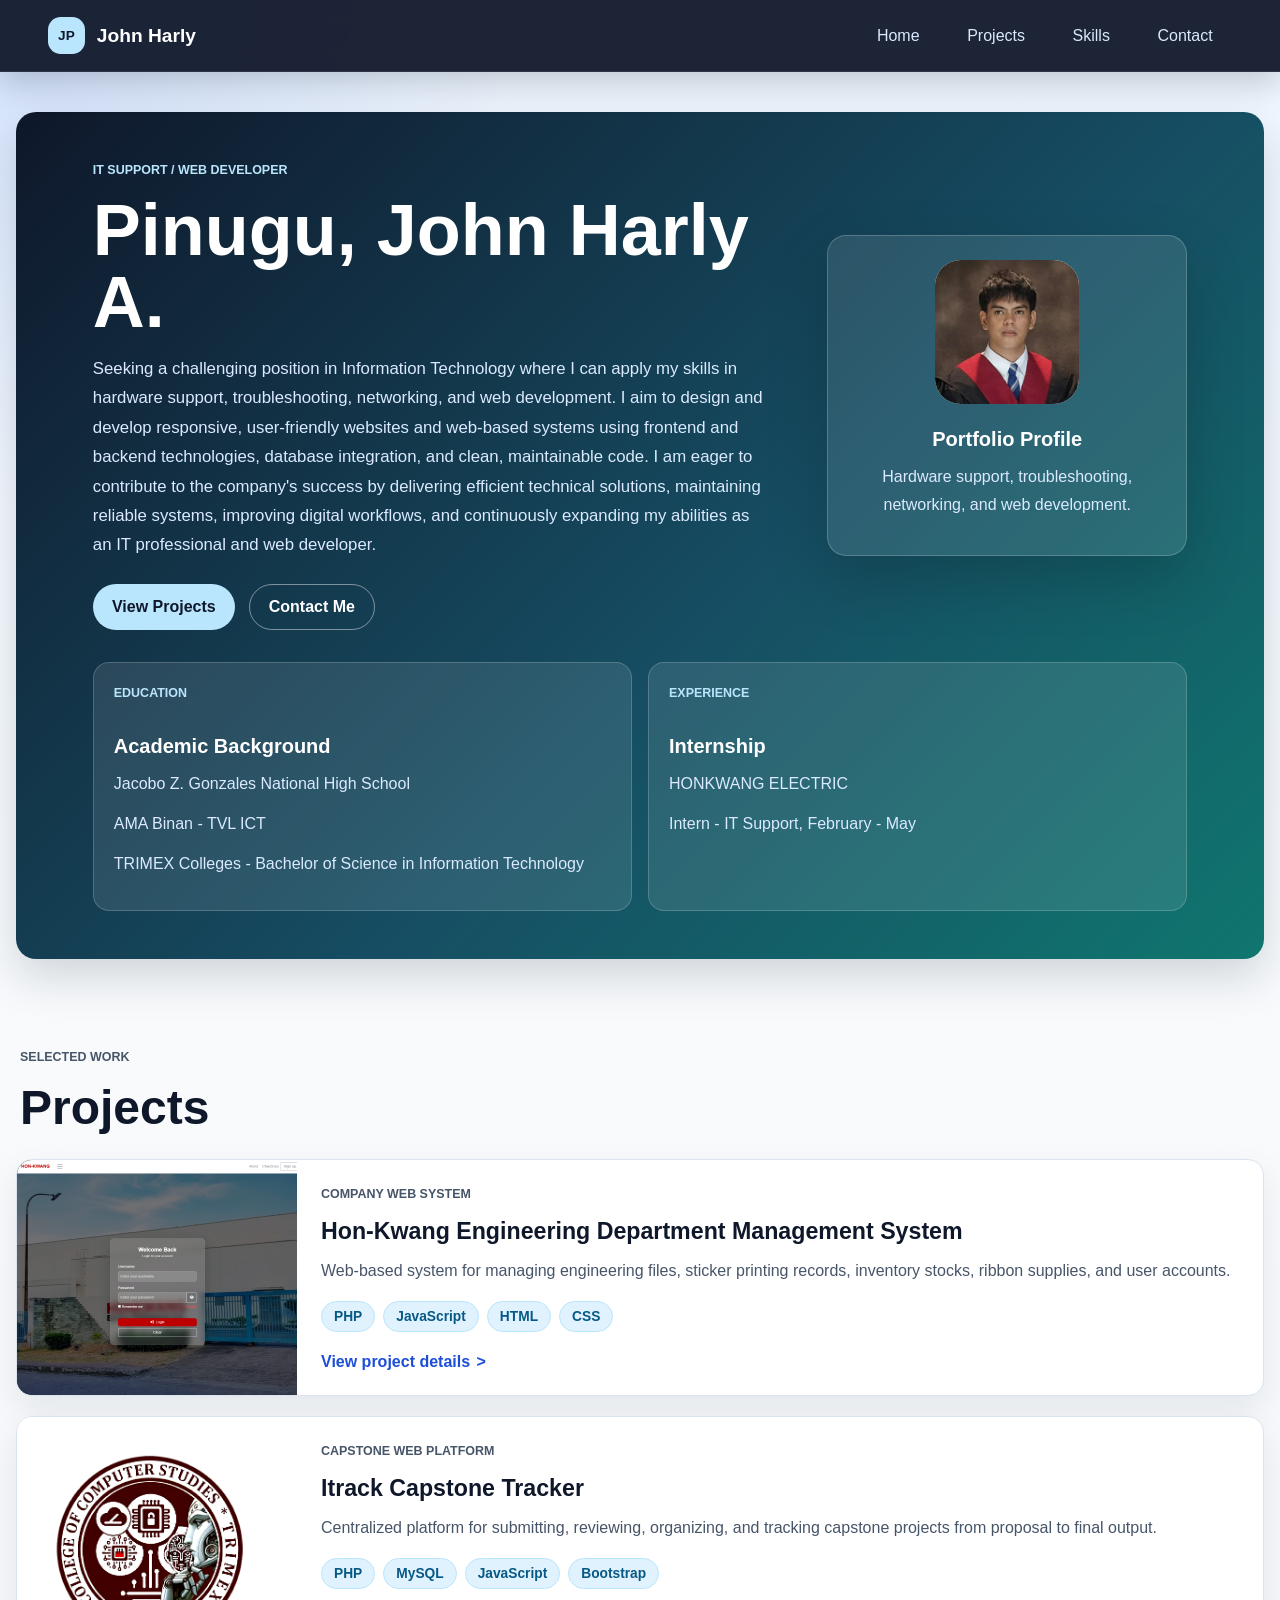
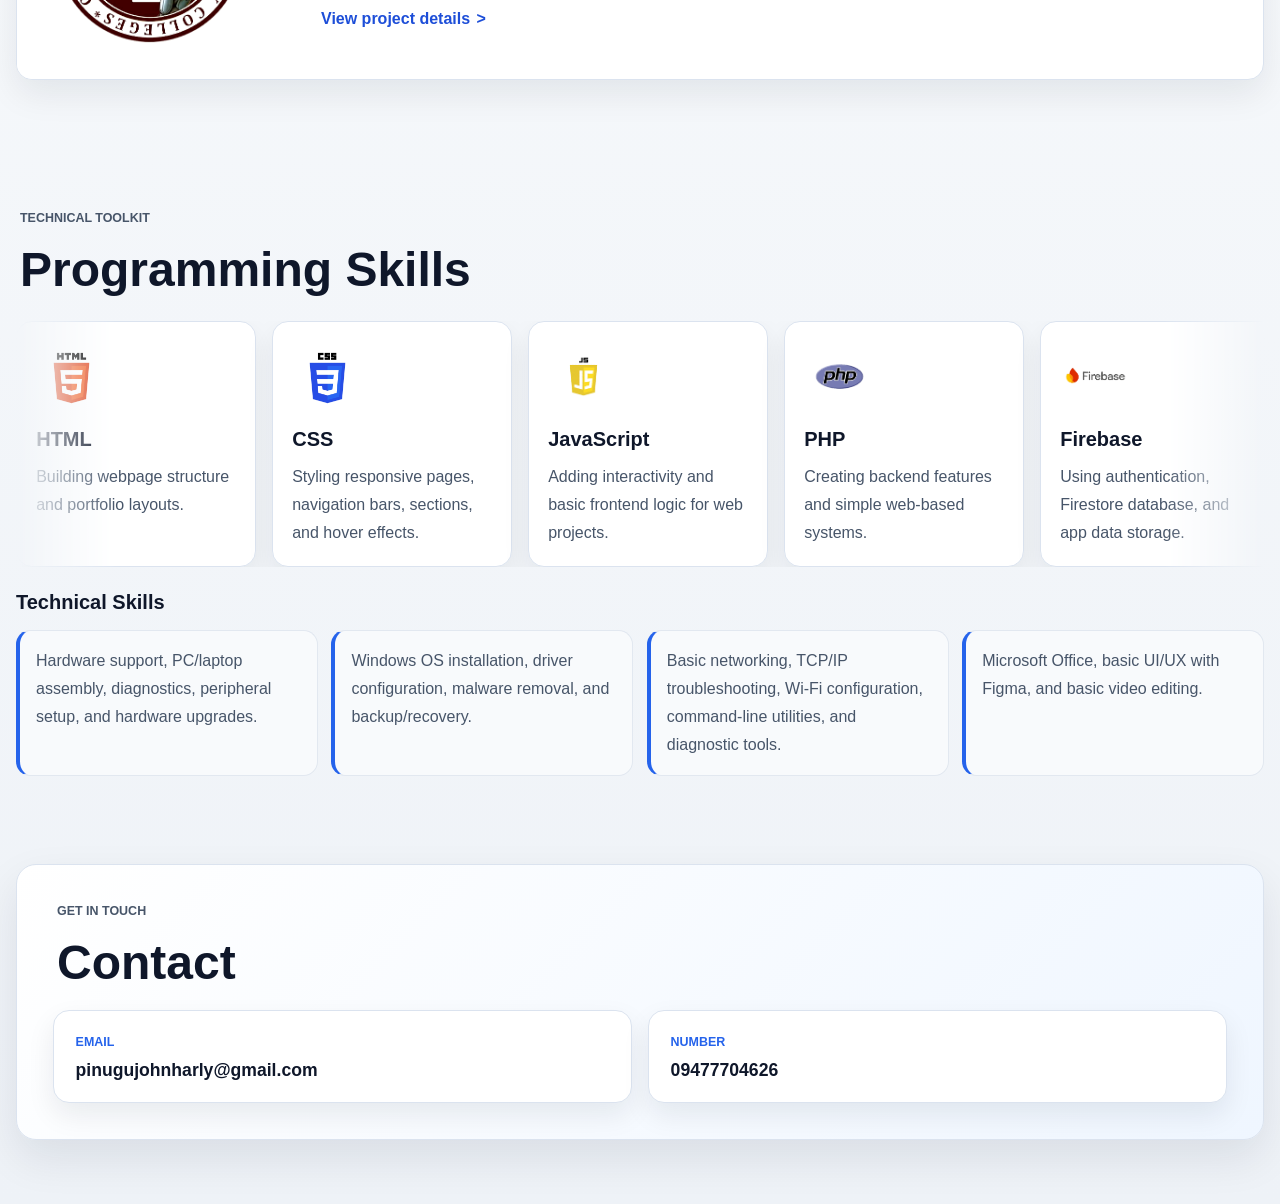
<file: index.html>
<!DOCTYPE html>
<html lang="en">
<head>
    <meta charset="UTF-8">
    <meta name="viewport" content="width=device-width, initial-scale=1.0">
    <title>Portfolio</title>
    <link rel="stylesheet" href="dashboard.css">
    <link rel="stylesheet" href="projects.css">
</head>
<body>
    <header class="navbar">
        <div class="navbar-brand">John Harly</div>
        <nav class="navbar-menu">
            <a href="#home">Home</a>
            <a href="#projects">Projects</a>
            <a href="#skills">Skills</a>
            <a href="#contact">Contact</a>
        </nav>
    </header>

    <main class="hero">
        <section id="home" class="section home-section">
            <div class="profile-hero">
                <div>
                    <p class="eyebrow">IT Support / Web Developer</p>
                    <h1>Pinugu, John Harly A.</h1>
                    <p class="profile-intro">Seeking a challenging position in Information Technology where I can apply my skills in hardware support, troubleshooting, networking, and web development. I aim to design and develop responsive, user-friendly websites and web-based systems using frontend and backend technologies, database integration, and clean, maintainable code. I am eager to contribute to the company's success by delivering efficient technical solutions, maintaining reliable systems, improving digital workflows, and continuously expanding my abilities as an IT professional and web developer.</p>
                    <div class="hero-actions">
                        <a href="#projects">View Projects</a>
                        <a href="#contact">Contact Me</a>
                    </div>
                </div>

                <div class="profile-card">
                    <img class="profile-avatar" src="profile-photo.jpg" alt="Portrait of John Harly Pinugu">
                    <h3>Portfolio Profile</h3>
                    <p>Hardware support, troubleshooting, networking, and web development.</p>
                </div>
            </div>

            <div class="info-grid">
                <div class="info-card">
                    <span>Education</span>
                    <h3>Academic Background</h3>
                    <p>Jacobo Z. Gonzales National High School</p>
                    <p>AMA Binan - TVL ICT</p>
                    <p>TRIMEX Colleges - Bachelor of Science in Information Technology</p>
                </div>

                <div class="info-card">
                    <span>Experience</span>
                    <h3>Internship</h3>
                    <p>HONKWANG ELECTRIC</p>
                    <p>Intern - IT Support, February - May</p>
                </div>
            </div>
        </section>

        <section id="projects" class="section">
            <p class="eyebrow">Selected Work</p>
            <h2>Projects</h2>
            <div class="project-card" role="button" tabindex="0" data-project="honkwang">
                <div class="project-thumb">
                    <img src="project-images/honkwang-login.png" alt="Hon-Kwang system preview">
                </div>
                <div class="project-card-content">
                    <p class="project-label">Company Web System</p>
                    <h3>Hon-Kwang Engineering Department Management System</h3>
                    <p>Web-based system for managing engineering files, sticker printing records, inventory stocks, ribbon supplies, and user accounts.</p>
                    <div class="project-tags">
                        <span>PHP</span>
                        <span>JavaScript</span>
                        <span>HTML</span>
                        <span>CSS</span>
                    </div>
                    <span class="view-project">View project details</span>
                </div>
            </div>

            <div class="project-card" role="button" tabindex="0" data-project="itrack">
                <div class="project-thumb project-thumb-logo">
                    <img src="project-images/itrack-college-logo.jpg" alt="Itrack capstone tracker logo">
                </div>
                <div class="project-card-content">
                    <p class="project-label">Capstone Web Platform</p>
                    <h3>Itrack Capstone Tracker</h3>
                    <p>Centralized platform for submitting, reviewing, organizing, and tracking capstone projects from proposal to final output.</p>
                    <div class="project-tags">
                        <span>PHP</span>
                        <span>MySQL</span>
                        <span>JavaScript</span>
                        <span>Bootstrap</span>
                    </div>
                    <span class="view-project">View project details</span>
                </div>
            </div>

        </section>

        <section id="skills" class="section skills-section">
            <p class="eyebrow">Technical Toolkit</p>
            <h2>Programming Skills</h2>
            <div class="skill-list">
                <div class="skill-track">
                    <div class="skill-item">
                        <span class="skill-logo">
                            <img src="skill-logos-clean/html.png" alt="HTML logo">
                        </span>
                        <h3>HTML</h3>
                        <p>Building webpage structure and portfolio layouts.</p>
                    </div>
                    <div class="skill-item">
                        <span class="skill-logo">
                            <img src="skill-logos-clean/css.png" alt="CSS logo">
                        </span>
                        <h3>CSS</h3>
                        <p>Styling responsive pages, navigation bars, sections, and hover effects.</p>
                    </div>
                    <div class="skill-item">
                        <span class="skill-logo">
                            <img src="skill-logos-clean/javascript.png" alt="JavaScript logo">
                        </span>
                        <h3>JavaScript</h3>
                        <p>Adding interactivity and basic frontend logic for web projects.</p>
                    </div>
                    <div class="skill-item">
                        <span class="skill-logo">
                            <img src="skill-logos-clean/php.png" alt="PHP logo">
                        </span>
                        <h3>PHP</h3>
                        <p>Creating backend features and simple web-based systems.</p>
                    </div>
                    <div class="skill-item">
                        <span class="skill-logo">
                            <img src="skill-logos-clean/firebase.png" alt="Firebase logo">
                        </span>
                        <h3>Firebase</h3>
                        <p>Using authentication, Firestore database, and app data storage.</p>
                    </div>

                    <div class="skill-item" aria-hidden="true">
                        <span class="skill-logo">
                            <img src="skill-logos-clean/html.png" alt="">
                        </span>
                        <h3>HTML</h3>
                        <p>Building webpage structure and portfolio layouts.</p>
                    </div>
                    <div class="skill-item" aria-hidden="true">
                        <span class="skill-logo">
                            <img src="skill-logos-clean/css.png" alt="">
                        </span>
                        <h3>CSS</h3>
                        <p>Styling responsive pages, navigation bars, sections, and hover effects.</p>
                    </div>
                    <div class="skill-item" aria-hidden="true">
                        <span class="skill-logo">
                            <img src="skill-logos-clean/javascript.png" alt="">
                        </span>
                        <h3>JavaScript</h3>
                        <p>Adding interactivity and basic frontend logic for web projects.</p>
                    </div>
                    <div class="skill-item" aria-hidden="true">
                        <span class="skill-logo">
                            <img src="skill-logos-clean/php.png" alt="">
                        </span>
                        <h3>PHP</h3>
                        <p>Creating backend features and simple web-based systems.</p>
                    </div>
                    <div class="skill-item" aria-hidden="true">
                        <span class="skill-logo">
                            <img src="skill-logos-clean/firebase.png" alt="">
                        </span>
                        <h3>Firebase</h3>
                        <p>Using authentication, Firestore database, and app data storage.</p>
                    </div>
                </div>
            </div>

            <h3>Technical Skills</h3>
            <div class="tech-list">
                <p>Hardware support, PC/laptop assembly, diagnostics, peripheral setup, and hardware upgrades.</p>
                <p>Windows OS installation, driver configuration, malware removal, and backup/recovery.</p>
                <p>Basic networking, TCP/IP troubleshooting, Wi-Fi configuration, command-line utilities, and diagnostic tools.</p>
                <p>Microsoft Office, basic UI/UX with Figma, and basic video editing.</p>
            </div>
        </section>

        <section id="contact" class="section contact-section">
            <p class="eyebrow">Get In Touch</p>
            <h2>Contact</h2>
            <div class="contact-grid">
                <a href="https://mail.google.com/mail/?view=cm&fs=1&to=pinugujohnharly@gmail.com" target="_blank" rel="noopener" class="contact-card">
                    <span>Email</span>
                    <strong>pinugujohnharly@gmail.com</strong>
                </a>
                <a class="contact-card">
                    <span>Number</span>
                    <strong>09477704626</strong>
                </a>
            </div>
        </section>
    </main>

    <div class="project-modal" id="projectModal" aria-hidden="true">
        <div class="project-modal-content" role="dialog" aria-modal="true" aria-labelledby="modalTitle">
            <button class="modal-close" type="button" aria-label="Close project modal">&times;</button>
            <div id="modalBody"></div>
        </div>
    </div>

    <script src="projects.js"></script>
</body>
</html>
</file>
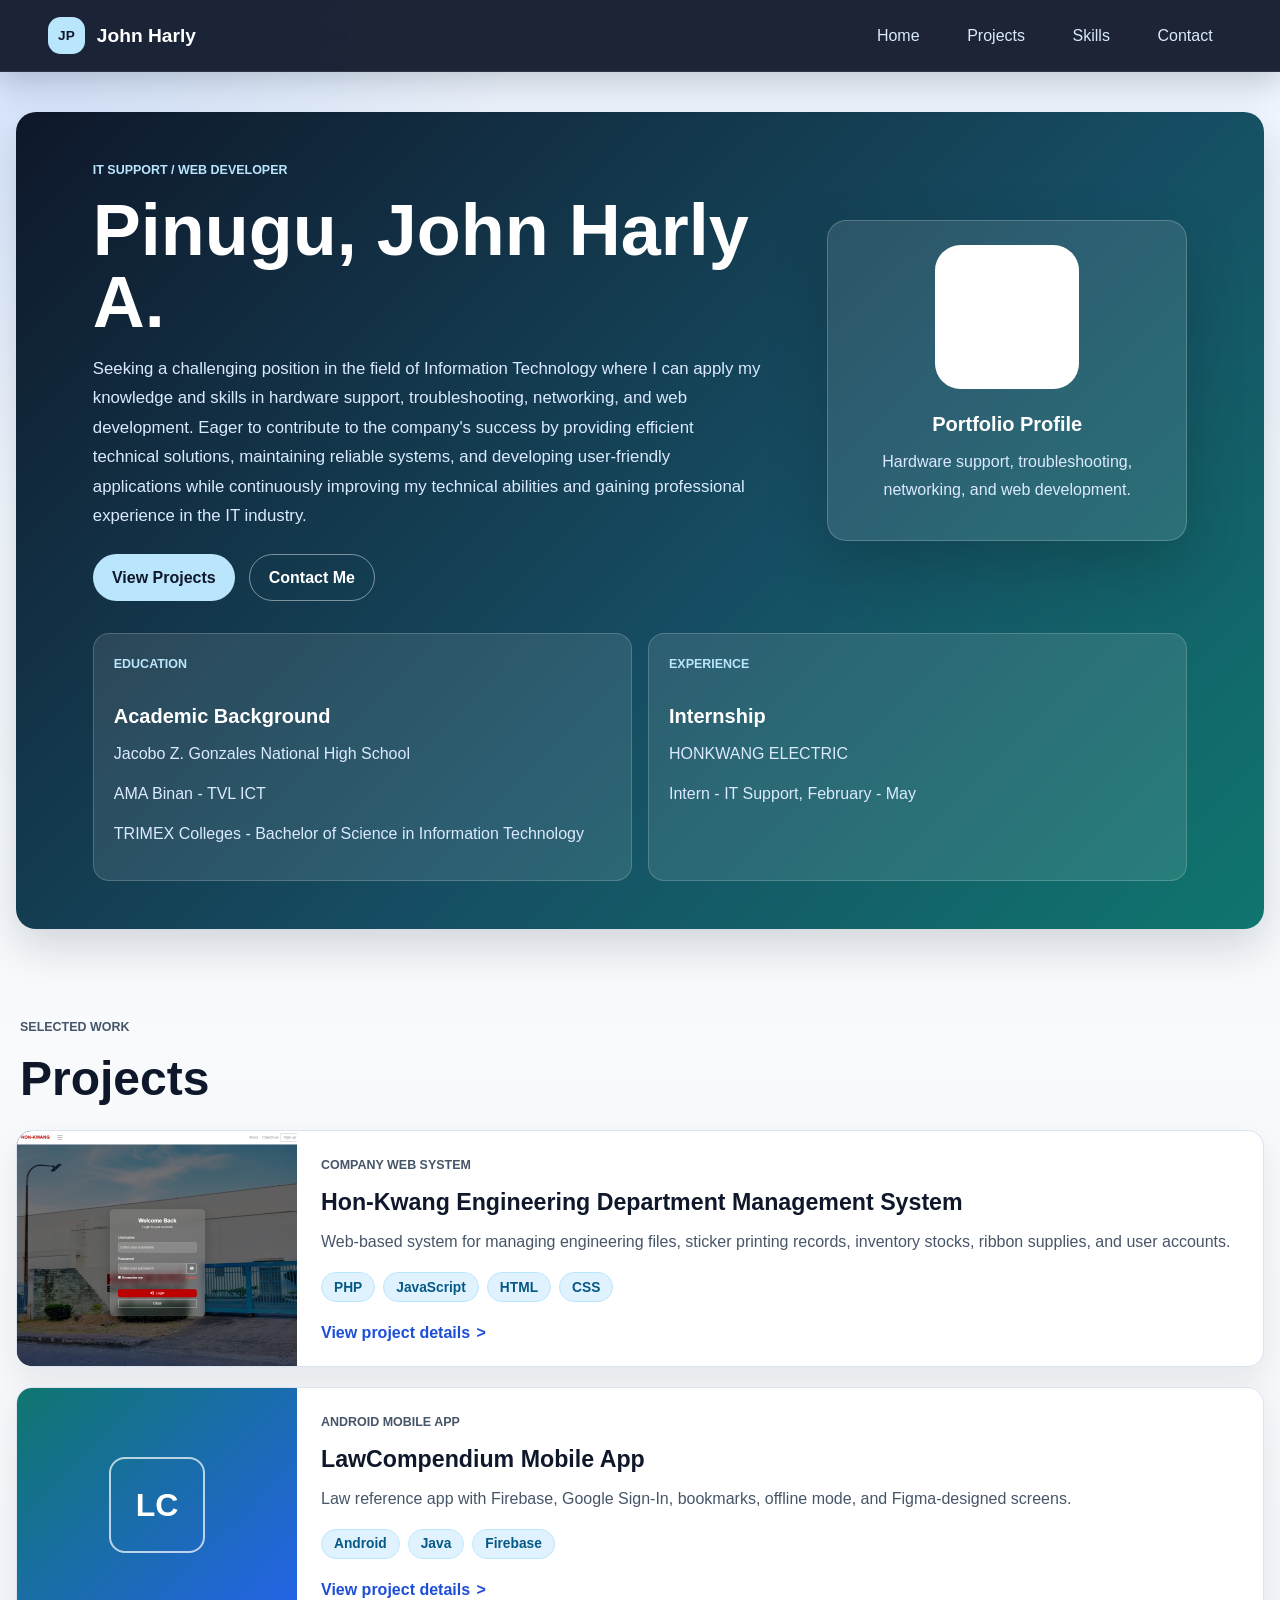
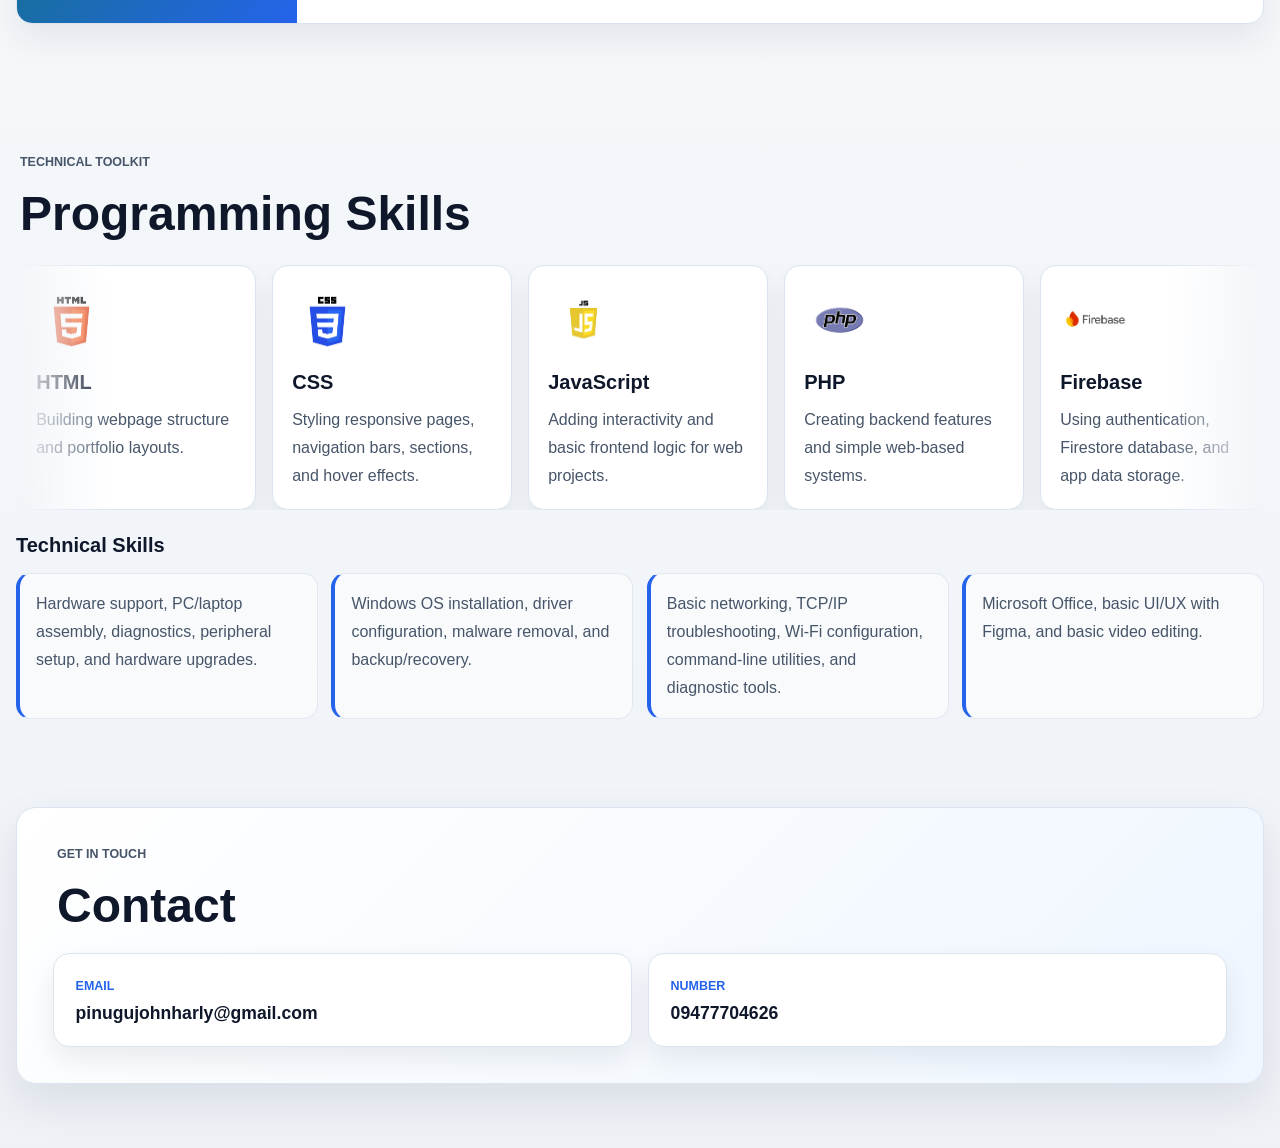
<file: Dashboard.html>
<!DOCTYPE html>
<html lang="en">
<head>
    <meta charset="UTF-8">
    <meta name="viewport" content="width=device-width, initial-scale=1.0">
    <title>Portfolio</title>
    <link rel="stylesheet" href="dashboard.css">
    <link rel="stylesheet" href="projects.css">
</head>
<body>
    <header class="navbar">
        <div class="navbar-brand">John Harly</div>
        <nav class="navbar-menu">
            <a href="#home">Home</a>
            <a href="#projects">Projects</a>
            <a href="#skills">Skills</a>
            <a href="#contact">Contact</a>
        </nav>
    </header>

    <main class="hero">
        <section id="home" class="section home-section">
            <div class="profile-hero">
                <div>
                    <p class="eyebrow">IT Support / Web Developer</p>
                    <h1>Pinugu, John Harly A.</h1>
                    <p class="profile-intro">Seeking a challenging position in the field of Information Technology where I can apply my knowledge and skills in hardware support, troubleshooting, networking, and web development. Eager to contribute to the company's success by providing efficient technical solutions, maintaining reliable systems, and developing user-friendly applications while continuously improving my technical abilities and gaining professional experience in the IT industry.</p>
                    <div class="hero-actions">
                        <a href="#projects">View Projects</a>
                        <a href="#contact">Contact Me</a>
                    </div>
                </div>

                <div class="profile-card">
                    <div class="profile-avatar">JP</div>
                    <h3>Portfolio Profile</h3>
                    <p>Hardware support, troubleshooting, networking, and web development.</p>
                </div>
            </div>

            <div class="info-grid">
                <div class="info-card">
                    <span>Education</span>
                    <h3>Academic Background</h3>
                    <p>Jacobo Z. Gonzales National High School</p>
                    <p>AMA Binan - TVL ICT</p>
                    <p>TRIMEX Colleges - Bachelor of Science in Information Technology</p>
                </div>

                <div class="info-card">
                    <span>Experience</span>
                    <h3>Internship</h3>
                    <p>HONKWANG ELECTRIC</p>
                    <p>Intern - IT Support, February - May</p>
                </div>
            </div>
        </section>

        <section id="projects" class="section">
            <p class="eyebrow">Selected Work</p>
            <h2>Projects</h2>
            <div class="project-card" role="button" tabindex="0" data-project="honkwang">
                <div class="project-thumb">
                    <img src="project-images/honkwang-login.png" alt="Hon-Kwang system preview">
                </div>
                <div class="project-card-content">
                    <p class="project-label">Company Web System</p>
                    <h3>Hon-Kwang Engineering Department Management System</h3>
                    <p>Web-based system for managing engineering files, sticker printing records, inventory stocks, ribbon supplies, and user accounts.</p>
                    <div class="project-tags">
                        <span>PHP</span>
                        <span>JavaScript</span>
                        <span>HTML</span>
                        <span>CSS</span>
                    </div>
                    <span class="view-project">View project details</span>
                </div>
            </div>

            <div class="project-card" role="button" tabindex="0" data-project="lawcompendium">
                <div class="project-thumb project-thumb-placeholder">
                    <span>LC</span>
                </div>
                <div class="project-card-content">
                    <p class="project-label">Android Mobile App</p>
                    <h3>LawCompendium Mobile App</h3>
                    <p>Law reference app with Firebase, Google Sign-In, bookmarks, offline mode, and Figma-designed screens.</p>
                    <div class="project-tags">
                        <span>Android</span>
                        <span>Java</span>
                        <span>Firebase</span>
                    </div>
                    <span class="view-project">View project details</span>
                </div>
            </div>
        </section>

        <section id="skills" class="section skills-section">
            <p class="eyebrow">Technical Toolkit</p>
            <h2>Programming Skills</h2>
            <div class="skill-list">
                <div class="skill-track">
                    <div class="skill-item">
                        <span class="skill-logo">
                            <img src="skill-logos-clean/html.png" alt="HTML logo">
                        </span>
                        <h3>HTML</h3>
                        <p>Building webpage structure and portfolio layouts.</p>
                    </div>
                    <div class="skill-item">
                        <span class="skill-logo">
                            <img src="skill-logos-clean/css.png" alt="CSS logo">
                        </span>
                        <h3>CSS</h3>
                        <p>Styling responsive pages, navigation bars, sections, and hover effects.</p>
                    </div>
                    <div class="skill-item">
                        <span class="skill-logo">
                            <img src="skill-logos-clean/javascript.png" alt="JavaScript logo">
                        </span>
                        <h3>JavaScript</h3>
                        <p>Adding interactivity and basic frontend logic for web projects.</p>
                    </div>
                    <div class="skill-item">
                        <span class="skill-logo">
                            <img src="skill-logos-clean/php.png" alt="PHP logo">
                        </span>
                        <h3>PHP</h3>
                        <p>Creating backend features and simple web-based systems.</p>
                    </div>
                    <div class="skill-item">
                        <span class="skill-logo">
                            <img src="skill-logos-clean/firebase.png" alt="Firebase logo">
                        </span>
                        <h3>Firebase</h3>
                        <p>Using authentication, Firestore database, and app data storage.</p>
                    </div>

                    <div class="skill-item" aria-hidden="true">
                        <span class="skill-logo">
                            <img src="skill-logos-clean/html.png" alt="">
                        </span>
                        <h3>HTML</h3>
                        <p>Building webpage structure and portfolio layouts.</p>
                    </div>
                    <div class="skill-item" aria-hidden="true">
                        <span class="skill-logo">
                            <img src="skill-logos-clean/css.png" alt="">
                        </span>
                        <h3>CSS</h3>
                        <p>Styling responsive pages, navigation bars, sections, and hover effects.</p>
                    </div>
                    <div class="skill-item" aria-hidden="true">
                        <span class="skill-logo">
                            <img src="skill-logos-clean/javascript.png" alt="">
                        </span>
                        <h3>JavaScript</h3>
                        <p>Adding interactivity and basic frontend logic for web projects.</p>
                    </div>
                    <div class="skill-item" aria-hidden="true">
                        <span class="skill-logo">
                            <img src="skill-logos-clean/php.png" alt="">
                        </span>
                        <h3>PHP</h3>
                        <p>Creating backend features and simple web-based systems.</p>
                    </div>
                    <div class="skill-item" aria-hidden="true">
                        <span class="skill-logo">
                            <img src="skill-logos-clean/firebase.png" alt="">
                        </span>
                        <h3>Firebase</h3>
                        <p>Using authentication, Firestore database, and app data storage.</p>
                    </div>
                </div>
            </div>

            <h3>Technical Skills</h3>
            <div class="tech-list">
                <p>Hardware support, PC/laptop assembly, diagnostics, peripheral setup, and hardware upgrades.</p>
                <p>Windows OS installation, driver configuration, malware removal, and backup/recovery.</p>
                <p>Basic networking, TCP/IP troubleshooting, Wi-Fi configuration, command-line utilities, and diagnostic tools.</p>
                <p>Microsoft Office, basic UI/UX with Figma, and basic video editing.</p>
            </div>
        </section>

        <section id="contact" class="section contact-section">
            <p class="eyebrow">Get In Touch</p>
            <h2>Contact</h2>
            <div class="contact-grid">
                <a href="https://mail.google.com/mail/?view=cm&fs=1&to=pinugujohnharly@gmail.com" target="_blank" rel="noopener" class="contact-card">
                    <span>Email</span>
                    <strong>pinugujohnharly@gmail.com</strong>
                </a>
                <a class="contact-card">
                    <span>Number</span>
                    <strong>09477704626</strong>
                </a>
            </div>
        </section>
    </main>

    <div class="project-modal" id="projectModal" aria-hidden="true">
        <div class="project-modal-content" role="dialog" aria-modal="true" aria-labelledby="modalTitle">
            <button class="modal-close" type="button" aria-label="Close project modal">&times;</button>
            <div id="modalBody"></div>
        </div>
    </div>

    <script src="projects.js"></script>
</body>
</html>
</file>
<file: dashboard.css>
* {
    box-sizing: border-box;
}

html {
    scroll-behavior: smooth;
}

body {
    margin: 0;
    font-family: Arial, sans-serif;
    color: #0f172a;
    background:
        radial-gradient(circle at top left, rgba(37, 99, 235, 0.14), transparent 32rem),
        linear-gradient(180deg, #eef6ff 0%, #f8fafc 38%, #eef2f7 100%);
}

body.modal-open {
    overflow: hidden;
}

.navbar {
    position: sticky;
    top: 0;
    z-index: 1000;
    display: flex;
    align-items: center;
    justify-content: space-between;
    gap: 1rem;
    padding: 0.9rem clamp(1rem, 4vw, 3rem);
    color: #ffffff;
    background: rgba(15, 23, 42, 0.94);
    border-bottom: 1px solid rgba(255, 255, 255, 0.08);
    box-shadow: 0 12px 32px rgba(15, 23, 42, 0.2);
    backdrop-filter: blur(12px);
}

.navbar-brand {
    display: inline-flex;
    align-items: center;
    gap: 0.75rem;
    font-size: 1.2rem;
    font-weight: 800;
}

.navbar-brand::before {
    content: "JP";
    display: inline-grid;
    place-items: center;
    width: 2.3rem;
    height: 2.3rem;
    color: #0f172a;
    font-size: 0.85rem;
    background: #bae6fd;
    border-radius: 0.8rem;
}

.navbar-menu {
    display: flex;
    flex-wrap: wrap;
    justify-content: flex-end;
    gap: 0.55rem;
}

.navbar-menu a {
    color: #dbeafe;
    text-decoration: none;
    padding: 0.7rem 1.15rem;
    border: 1px solid transparent;
    border-radius: 999px;
    transition: background 0.2s ease, color 0.2s ease, border-color 0.2s ease;
}

.navbar-menu a:hover {
    color: #ffffff;
    background: rgba(255, 255, 255, 0.12);
    border-color: rgba(255, 255, 255, 0.16);
}

.hero {
    width: min(1400px, calc(100% - 2rem));
    margin: 2.5rem auto 4rem;
}

.section {
    position: relative;
    min-height: auto;
    padding: clamp(1.5rem, 4vw, 2.5rem) 0;
    margin-bottom: 3rem;
    scroll-margin-top: 6rem;
    background: transparent;
    border: 0;
    border-radius: 0;
    box-shadow: none;
}

.home-section {
    overflow: hidden;
    min-height: 72vh;
    padding: clamp(1.5rem, 4vw, 3rem) clamp(2rem, 6vw, 5rem);
    color: #ffffff;
    background: linear-gradient(135deg, #0f172a, #164e63 58%, #0f766e);
    border-color: rgba(255, 255, 255, 0.12);
    border-radius: 1.25rem;
    box-shadow: 0 18px 44px rgba(15, 23, 42, 0.16);
}

.profile-hero {
    display: grid;
    grid-template-columns: minmax(0, 1.35fr) minmax(360px, 0.65fr);
    gap: clamp(2rem, 5vw, 5rem);
    align-items: center;
}

.eyebrow {
    margin: 0 0 0.75rem;
    color: #2563eb;
    font-size: 0.78rem;
    font-weight: 900;
    letter-spacing: 0;
    text-transform: uppercase;
}

.home-section .eyebrow {
    color: #bae6fd;
}

.hero h1,
.hero h2,
.hero h3 {
    color: #0f172a;
}

.home-section h1,
.home-section h3 {
    color: #ffffff;
}

.hero h1 {
    margin: 0 0 1rem;
    font-size: clamp(2.3rem, 6vw, 4.5rem);
    line-height: 1;
}

.hero h2 {
    margin: 0 0 1rem;
    font-size: clamp(2rem, 4vw, 3rem);
}

.section > .eyebrow,
.section > h2 {
    padding-left: 0.25rem;
}

.hero h3 {
    margin: 1.5rem 0 0.75rem;
    font-size: 1.25rem;
}

.hero p {
    margin: 0 0 0.75rem;
    color: #475569;
    line-height: 1.75;
}

.home-section p {
    color: #dbeafe;
}

.profile-intro {
    max-width: 860px;
    font-size: 1.05rem;
}

.hero-actions {
    display: flex;
    flex-wrap: wrap;
    gap: 0.85rem;
    margin-top: 1.5rem;
}

.hero-actions a {
    display: inline-flex;
    align-items: center;
    justify-content: center;
    min-height: 2.9rem;
    padding: 0.75rem 1.2rem;
    color: #0f172a;
    text-decoration: none;
    font-weight: 800;
    background: #bae6fd;
    border-radius: 999px;
    transition: transform 0.2s ease, box-shadow 0.2s ease, background 0.2s ease;
}

.hero-actions a:nth-child(2) {
    color: #ffffff;
    background: transparent;
    border: 1px solid rgba(255, 255, 255, 0.45);
}

.hero-actions a:hover {
    transform: translateY(-3px);
    background: #ffffff;
    box-shadow: 0 14px 30px rgba(0, 0, 0, 0.22);
}

.hero-actions a:nth-child(2):hover {
    color: #0f172a;
    border-color: #ffffff;
}

.profile-card {
    padding: 1.5rem;
    text-align: center;
    background: rgba(255, 255, 255, 0.1);
    border: 1px solid rgba(255, 255, 255, 0.2);
    border-radius: 1.2rem;
    box-shadow: 0 24px 60px rgba(0, 0, 0, 0.18);
}

.profile-avatar {
    display: block;
    width: 9rem;
    height: 9rem;
    margin: 0 auto 1rem;
    background: #ffffff;
    border-radius: 1.6rem;
    object-fit: cover;
    object-position: center 22%;
}

.info-grid {
    display: grid;
    grid-template-columns: repeat(auto-fit, minmax(240px, 1fr));
    gap: 1rem;
    margin-top: 2rem;
}

.info-card {
    padding: 1.25rem;
    background: rgba(255, 255, 255, 0.1);
    border: 1px solid rgba(255, 255, 255, 0.18);
    border-radius: 1rem;
}

.info-card span,
.contact-card span {
    display: inline-block;
    margin-bottom: 0.65rem;
    color: #bae6fd;
    font-size: 0.78rem;
    font-weight: 900;
    text-transform: uppercase;
}

.info-card p {
    color: #dbeafe;
}

.skill-list {
    position: relative;
    margin: 1.5rem 0;
    overflow: hidden;
    mask-image: linear-gradient(90deg, transparent, #000 8%, #000 92%, transparent);
}

.skill-track {
    display: flex;
    width: max-content;
    gap: 1rem;
    animation: skillMarquee 28s linear infinite;
}

.skill-item {
    position: relative;
    flex: 0 0 240px;
    padding: 1.2rem;
    overflow: hidden;
    background: #ffffff;
    border: 1px solid #dbe3ef;
    border-radius: 1rem;
    box-shadow: 0 12px 28px rgba(15, 23, 42, 0.07);
}

.skill-logo {
    display: inline-grid;
    place-items: center;
    width: 4.4rem;
    height: 4.4rem;
    margin-bottom: 1rem;
    padding: 0.25rem;
    background: transparent;
    border: 0;
    border-radius: 1rem;
}

.skill-logo img {
    max-width: 100%;
    max-height: 100%;
    object-fit: contain;
    display: block;
}

.skill-item h3 {
    margin-top: 0;
}

.skill-item p {
    margin-bottom: 0;
}

.tech-list {
    display: grid;
    grid-template-columns: repeat(auto-fit, minmax(240px, 1fr));
    gap: 0.85rem;
    margin-top: 1rem;
}

.tech-list p {
    margin: 0;
    padding: 1rem;
    background: #f8fafc;
    border: 1px solid #e2e8f0;
    border-left: 4px solid #2563eb;
    border-radius: 0.9rem;
}

.contact-section {
    min-height: auto;
    padding: clamp(1.5rem, 4vw, 2.25rem);
    background: linear-gradient(135deg, #ffffff, #eff6ff);
    border: 1px solid #dbe3ef;
    border-radius: 1.25rem;
    box-shadow: 0 18px 44px rgba(15, 23, 42, 0.09);
}

.contact-grid {
    display: grid;
    grid-template-columns: repeat(auto-fit, minmax(250px, 1fr));
    gap: 1rem;
    margin-top: 1.25rem;
}

.contact-card {
    display: block;
    padding: 1.35rem;
    color: #0f172a;
    text-decoration: none;
    background: #ffffff;
    border: 1px solid #dbe3ef;
    border-radius: 1rem;
    box-shadow: 0 12px 28px rgba(15, 23, 42, 0.08);
    transition: transform 0.2s ease, box-shadow 0.2s ease;
}

.contact-card:hover {
    transform: translateY(-3px);
    box-shadow: 0 18px 36px rgba(37, 99, 235, 0.14);
}

.contact-card span {
    color: #2563eb;
}

.contact-card strong {
    display: block;
    overflow-wrap: anywhere;
    font-size: 1.1rem;
}

@keyframes skillMarquee {
    from {
        transform: translateX(0);
    }

    to {
        transform: translateX(calc(-50% - 0.5rem));
    }
}

@media (max-width: 780px) {
    .navbar {
        align-items: flex-start;
        flex-direction: column;
    }

    .navbar-menu {
        justify-content: flex-start;
    }

    .profile-hero {
        grid-template-columns: 1fr;
    }
}

@media (max-width: 560px) {
    .hero {
        width: min(100% - 1rem, 1120px);
        margin-top: 1rem;
    }

    .navbar-menu a {
        padding: 0.6rem 0.85rem;
    }

    .section {
        border-radius: 1rem;
    }
}
</file>
<file: projects.css>
#projects h2 {
    margin-bottom: 1.5rem;
}

.project-card {
    display: grid;
    grid-template-columns: 280px 1fr;
    width: 100%;
    margin-top: 1.25rem;
    overflow: hidden;
    text-align: left;
    font: inherit;
    cursor: pointer;
    background: #ffffff;
    border: 1px solid #dbe3ef;
    border-radius: 1rem;
    box-shadow: 0 14px 34px rgba(15, 23, 42, 0.08);
    transition: transform 0.2s ease, box-shadow 0.2s ease, border-color 0.2s ease;
}

.project-card:hover {
    transform: translateY(-4px);
    border-color: #60a5fa;
    box-shadow: 0 22px 42px rgba(37, 99, 235, 0.16);
}

.project-card:focus {
    outline: 3px solid #93c5fd;
    outline-offset: 4px;
}

.project-thumb {
    min-height: 230px;
    background: #0f172a;
}

.project-thumb img {
    width: 100%;
    height: 100%;
    min-height: 230px;
    object-fit: cover;
    display: block;
    filter: saturate(1.05) contrast(1.05);
    transition: transform 0.35s ease, filter 0.35s ease;
}

.project-thumb-logo {
    padding: 1rem;
    background: #ffffff;
}

.project-thumb-logo img {
    object-fit: contain;
}

.project-card:hover .project-thumb img {
    transform: scale(1.06);
    filter: saturate(1.15) contrast(1.08);
}

.project-thumb-placeholder {
    display: grid;
    place-items: center;
    color: #ffffff;
    background: linear-gradient(135deg, #0f766e, #2563eb);
}

.project-thumb-placeholder span {
    display: grid;
    place-items: center;
    width: 6rem;
    height: 6rem;
    font-size: 2rem;
    font-weight: 800;
    border: 2px solid rgba(255, 255, 255, 0.7);
    border-radius: 1rem;
    transition: transform 0.35s ease;
}

.project-card:hover .project-thumb-placeholder span {
    transform: rotate(-4deg) scale(1.08);
}

.project-card-content {
    padding: 1.5rem;
}

.project-label {
    margin: 0 0 0.55rem;
    color: #2563eb;
    font-size: 0.78rem;
    font-weight: 800;
    letter-spacing: 0;
    text-transform: uppercase;
}

.project-card h3 {
    margin: 0 0 0.75rem;
    color: #0f172a;
    font-size: 1.45rem;
}

.project-card p {
    color: #475569;
}

.project-tags {
    display: flex;
    flex-wrap: wrap;
    gap: 0.5rem;
    margin: 1rem 0;
}

.project-tags span {
    padding: 0.42rem 0.75rem;
    color: #075985;
    background: #e0f2fe;
    border: 1px solid #bae6fd;
    border-radius: 999px;
    font-size: 0.86rem;
    font-weight: 800;
}

.view-project {
    display: inline-flex;
    align-items: center;
    gap: 0.4rem;
    margin-top: 0.35rem;
    color: #1d4ed8;
    font-weight: 800;
    transition: color 0.2s ease;
}

.view-project::after {
    content: ">";
    transition: transform 0.2s ease;
}

.project-card:hover .view-project::after {
    transform: translateX(4px);
}

.project-card:hover .view-project {
    color: #0f766e;
}

.project-modal {
    position: fixed;
    inset: 0;
    z-index: 2000;
    display: none;
    align-items: center;
    justify-content: center;
    padding: 1.5rem;
    background: rgba(15, 23, 42, 0.78);
    backdrop-filter: blur(6px);
}

.project-modal.show {
    display: flex;
}

.project-modal-content {
    position: relative;
    width: min(1040px, 100%);
    max-height: 88vh;
    overflow-y: auto;
    padding: 0;
    background: #ffffff;
    border-radius: 1.25rem;
    box-shadow: 0 28px 80px rgba(0, 0, 0, 0.38);
}

#modalBody {
    padding: 2rem;
}

.modal-close {
    position: sticky;
    top: 1rem;
    left: calc(100% - 3.75rem);
    z-index: 2;
    display: block;
    width: 2.5rem;
    height: 2.5rem;
    margin: 1rem 1rem -3.5rem auto;
    cursor: pointer;
    font-size: 1.5rem;
    color: #0f172a;
    background: rgba(255, 255, 255, 0.92);
    border: 1px solid #e5e7eb;
    border-radius: 999px;
    box-shadow: 0 8px 20px rgba(15, 23, 42, 0.16);
}

.modal-close:hover {
    background: #e0f2fe;
}

.modal-hero {
    display: grid;
    grid-template-columns: minmax(0, 1.1fr) minmax(280px, 0.9fr);
    gap: 1.5rem;
    align-items: center;
    padding: 1.5rem;
    margin-bottom: 1.5rem;
    color: #ffffff;
    background: linear-gradient(135deg, #0f172a, #075985);
    border-radius: 1rem;
}

.modal-hero h2 {
    margin: 0 0 0.75rem;
    color: #ffffff;
    font-size: 2rem;
}

.modal-hero .project-label {
    color: #bae6fd;
}

.modal-subtitle {
    max-width: 760px;
    color: #dbeafe;
}

.modal-hero img {
    width: 100%;
    aspect-ratio: 16 / 9;
    object-fit: cover;
    border: 1px solid rgba(255, 255, 255, 0.24);
    border-radius: 0.85rem;
    box-shadow: 0 18px 40px rgba(0, 0, 0, 0.28);
}

.modal-hero img.project-logo {
    padding: 0.75rem;
    object-fit: contain;
    background: #ffffff;
}

.modal-hero-compact {
    background: linear-gradient(135deg, #0f766e, #2563eb);
}

.modal-app-mark {
    display: grid;
    place-items: center;
    width: 10rem;
    height: 10rem;
    margin: auto;
    font-size: 3.5rem;
    font-weight: 900;
    border: 3px solid rgba(255, 255, 255, 0.72);
    border-radius: 1.5rem;
}

.project-summary-grid {
    display: grid;
    grid-template-columns: repeat(auto-fit, minmax(180px, 1fr));
    gap: 0.85rem;
    margin: 1.35rem 0;
}

.project-summary-grid div {
    padding: 1rem;
    background: #f8fafc;
    border: 1px solid #e2e8f0;
    border-radius: 0.85rem;
}

.project-summary-grid strong,
.project-summary-grid span {
    display: block;
}

.project-summary-grid strong {
    margin-bottom: 0.35rem;
    color: #0f172a;
}

.project-summary-grid span {
    color: #475569;
    line-height: 1.5;
}

.project-story {
    display: grid;
    grid-template-columns: minmax(0, 1.1fr) minmax(280px, 0.9fr);
    gap: 1rem;
    margin: 1.5rem 0;
}

.story-panel {
    position: relative;
    padding: 1.35rem;
    overflow: hidden;
    background: #f8fafc;
    border: 1px solid #e2e8f0;
    border-radius: 1rem;
}

.story-panel-featured {
    color: #ffffff;
    background: linear-gradient(135deg, #1e3a8a, #0f766e);
    border-color: transparent;
}

.story-panel h3 {
    position: relative;
    margin-top: 0;
    color: inherit;
}

.story-panel p,
.story-panel li {
    position: relative;
}

.story-panel-featured p {
    color: #dbeafe;
}

.story-icon {
    display: inline-grid;
    place-items: center;
    width: 2.4rem;
    height: 2.4rem;
    margin-bottom: 0.85rem;
    color: #1d4ed8;
    font-weight: 900;
    background: #dbeafe;
    border-radius: 0.75rem;
}

.story-panel-featured .story-icon {
    color: #0f172a;
    background: #ffffff;
}

.styled-list {
    display: grid;
    gap: 0.65rem;
    padding-left: 0;
    list-style: none;
}

.styled-list li {
    position: relative;
    padding-left: 1.8rem;
}

.styled-list li::before {
    content: "+";
    position: absolute;
    left: 0;
    display: inline-grid;
    place-items: center;
    width: 1.15rem;
    height: 1.15rem;
    color: #ffffff;
    font-size: 0.75rem;
    font-weight: 900;
    background: #16a34a;
    border-radius: 999px;
}

.section-kicker {
    margin-top: 1.75rem;
}

.feature-grid {
    display: grid;
    grid-template-columns: repeat(auto-fit, minmax(220px, 1fr));
    gap: 1rem;
    margin: 1rem 0 1.5rem;
}

.feature-card {
    padding: 1.15rem;
    background: #ffffff;
    border: 1px solid #dbe3ef;
    border-top: 4px solid #2563eb;
    border-radius: 0.9rem;
    box-shadow: 0 10px 24px rgba(15, 23, 42, 0.07);
}

.feature-card span {
    display: inline-block;
    margin-bottom: 0.65rem;
    padding: 0.28rem 0.55rem;
    color: #075985;
    font-size: 0.72rem;
    font-weight: 900;
    text-transform: uppercase;
    background: #e0f2fe;
    border-radius: 999px;
}

.feature-card h4 {
    margin: 0 0 0.45rem;
    color: #0f172a;
    font-size: 1.05rem;
}

.feature-card p {
    margin-bottom: 0;
    color: #475569;
}

.highlight-strip {
    display: flex;
    flex-wrap: wrap;
    gap: 0.75rem;
    margin: 1rem 0 1.5rem;
}

.highlight-strip span {
    padding: 0.75rem 1rem;
    color: #0f172a;
    font-weight: 800;
    background: #fef3c7;
    border: 1px solid #fde68a;
    border-radius: 0.8rem;
}

.project-gallery {
    display: grid;
    grid-template-columns: repeat(auto-fit, minmax(230px, 1fr));
    gap: 1rem;
    margin-top: 1rem;
}

.gallery-item {
    padding: 0;
    overflow: hidden;
    cursor: pointer;
    text-align: left;
    background: #ffffff;
    border: 1px solid #dbe3ef;
    border-radius: 0.9rem;
    box-shadow: 0 10px 22px rgba(15, 23, 42, 0.08);
    transition: transform 0.2s ease, box-shadow 0.2s ease;
}

.gallery-item:hover {
    transform: translateY(-3px);
    box-shadow: 0 16px 30px rgba(15, 23, 42, 0.14);
}

.gallery-item img {
    width: 100%;
    aspect-ratio: 16 / 9;
    object-fit: cover;
    display: block;
}

.gallery-item span {
    display: block;
    padding: 0.75rem 0.9rem;
    color: #0f172a;
    font-weight: 800;
}

.image-preview {
    position: fixed;
    inset: 1.5rem;
    z-index: 2100;
    display: flex;
    flex-direction: column;
    align-items: center;
    justify-content: center;
    padding: 1rem;
    background: rgba(15, 23, 42, 0.92);
    border-radius: 1rem;
}

.image-preview img {
    max-width: 100%;
    max-height: 78vh;
    object-fit: contain;
    border-radius: 0.75rem;
    box-shadow: 0 22px 60px rgba(0, 0, 0, 0.45);
}

.image-preview p {
    margin: 0.75rem 0 0;
    color: #ffffff;
    font-weight: 800;
}

.image-preview-close {
    position: absolute;
    top: 1rem;
    right: 1rem;
    width: 2.5rem;
    height: 2.5rem;
    cursor: pointer;
    color: #111827;
    font-size: 1.6rem;
    background: #ffffff;
    border: 0;
    border-radius: 999px;
}

@media (max-width: 780px) {
    .project-card,
    .modal-hero,
    .project-story {
        grid-template-columns: 1fr;
    }

    .project-thumb,
    .project-thumb img {
        min-height: 180px;
    }
}

@media (max-width: 640px) {
    .project-modal {
        padding: 1rem;
    }

    #modalBody {
        padding: 1.25rem;
    }

    .modal-hero {
        padding: 1.15rem;
    }

    .modal-hero h2 {
        font-size: 1.5rem;
    }

    .image-preview {
        inset: 0.75rem;
    }
}
</file>
